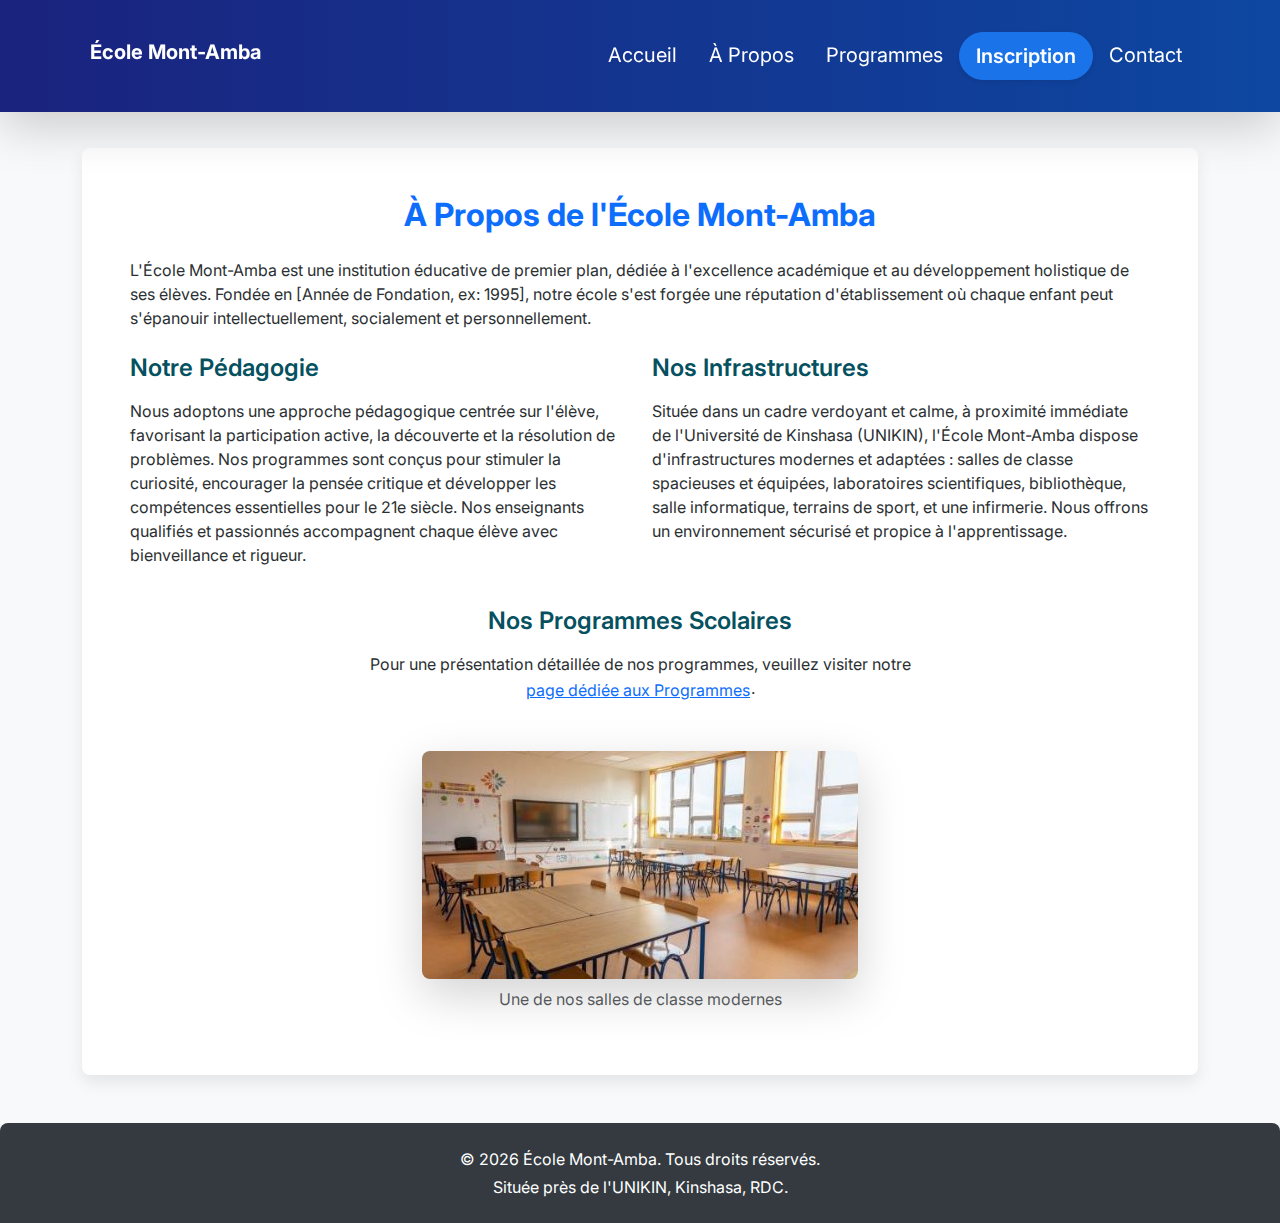
<file: About.html>
<!DOCTYPE html>
<html lang="fr">
<head>
    <meta charset="UTF-8">
    <meta name="viewport" content="width=device-width, initial-scale=1.0">
    <title>École Mont-Amba - À Propos</title>
    <!-- Chargement de Bootstrap CSS via CDN -->
    <link href="https://cdn.jsdelivr.net/npm/bootstrap@5.3.0/dist/css/bootstrap.min.css" rel="stylesheet">
    <!-- Police Inter pour une meilleure esthétique -->
    <link href="https://fonts.googleapis.com/css2?family=Inter:wght@400;600;700;800&display=swap" rel="stylesheet">
    <!-- Bootstrap Icons -->
    <link rel="stylesheet" href="https://cdn.jsdelivr.net/npm/bootstrap-icons@1.11.3/font/bootstrap-icons.min.css">
    <!-- Chargement de votre fichier CSS personnalisé -->
    <link rel="stylesheet" href="style.css">
</head>
<body>
    <!-- En-tête (Header) -->
    <header class="header-gradient text-white shadow-lg py-4 fixed-top">
        <nav class="navbar navbar-expand-md navbar-dark">
            <div class="container">
                <a href="index.html" class="navbar-brand h3 fw-bold rounded-3 p-2 text-white text-decoration-none hover-bg-dark-blue">
                    École Mont-Amba
                </a>
                <button class="navbar-toggler" type="button" data-bs-toggle="collapse" data-bs-target="#navbarNav" aria-controls="navbarNav" aria-expanded="false" aria-label="Toggle navigation">
                    <span class="navbar-toggler-icon"></span>
                </button>
                <div class="collapse navbar-collapse justify-content-end" id="navbarNav">
                    <ul class="navbar-nav">
                        <li class="nav-item">
                            <a class="nav-link text-white py-2 px-3 rounded-lg hover-bg-dark-blue fs-5" href="index.html">Accueil</a>
                        </li>
                        <li class="nav-item">
                            <a class="nav-link text-white py-2 px-3 rounded-lg hover-bg-dark-blue fs-5" href="About.html">À Propos</a>
                        </li>
                        <li class="nav-item">
                            <a class="nav-link text-white py-2 px-3 rounded-lg hover-bg-dark-blue fs-5" href="Pgrams.html">Programmes</a>
                        </li>
                        <li class="nav-item">
                            <a class="btn btn-primary-custom text-white py-2 px-3 rounded-lg fw-semibold shadow-sm fs-5" href="enrollment.html">Inscription</a>
                        </li>
                        <li class="nav-item">
                            <a class="nav-link text-white py-2 px-3 rounded-lg hover-bg-dark-blue fs-5" href="contact.html">Contact</a>
                        </li>
                    </ul>
                </div>
            </div>
        </nav>
    </header>

    <!-- Contenu principal -->
    <main class="container my-5 flex-grow-1">
        <section class="bg-white p-5 rounded-3 card-custom">
            <h1 class="h2 fw-bold text-primary mb-4 text-center">À Propos de l'École Mont-Amba</h1>
            <p class="text-secondary-emphasis mb-4">
                L'École Mont-Amba est une institution éducative de premier plan, dédiée à l'excellence
                académique et au développement holistique de ses élèves. Fondée en [Année de Fondation, ex: 1995],
                notre école s'est forgée une réputation d'établissement où chaque enfant peut s'épanouir
                intellectuellement, socialement et personnellement.
            </p>

            <div class="row g-4 mb-4">
                <div class="col-md-6">
                    <h2 class="h4 fw-semibold text-info-emphasis mb-3">Notre Pédagogie</h2>
                    <p class="text-secondary-emphasis">
                        Nous adoptons une approche pédagogique centrée sur l'élève, favorisant la participation
                        active, la découverte et la résolution de problèmes. Nos programmes sont conçus pour
                        stimuler la curiosité, encourager la pensée critique et développer les compétences
                        essentielles pour le 21e siècle. Nos enseignants qualifiés et passionnés accompagnent
                        chaque élève avec bienveillance et rigueur.
                    </p>
                </div>
                <div class="col-md-6">
                    <h2 class="h4 fw-semibold text-info-emphasis mb-3">Nos Infrastructures</h2>
                    <p class="text-secondary-emphasis">
                        Située dans un cadre verdoyant et calme, à proximité immédiate de l'Université de Kinshasa (UNIKIN),
                        l'École Mont-Amba dispose d'infrastructures modernes et adaptées :
                        salles de classe spacieuses et équipées, laboratoires scientifiques, bibliothèque,
                        salle informatique, terrains de sport, et une infirmerie.
                        Nous offrons un environnement sécurisé et propice à l'apprentissage.
                    </p>
                </div>
            </div>

            <div class="mt-4 text-center">
                <h2 class="h4 fw-semibold text-info-emphasis mb-3">Nos Programmes Scolaires</h2>
                <p class="text-secondary-emphasis mx-auto" style="max-width: 600px;">
                    Pour une présentation détaillée de nos programmes, veuillez visiter notre <a class="btn btn-link p-0 text-decoration-underline" href="Pgrams.html">page dédiée aux Programmes</a>.
                </p>
            </div>

            <div class="mt-5 text-center">
                <img
                    src="salle2.JPG"
                    alt="[Image of a modern classroom]"
                    class="img-fluid rounded-3 shadow-lg mx-auto"
                    onerror="this.onerror=null; this.src='https://placehold.co/800x450/B0E0E6/white?text=Image+de+salle+de+classe';"
                >
                <p class="text-muted mt-2">Une de nos salles de classe modernes</p>
            </div>
        </section>
    </main>

    <!-- Pied de page (Footer) -->
    <footer class="footer-custom p-4 mt-auto rounded-top-3 shadow-inner">
        <div class="container text-center text-sm">
            <p class="mb-1">&copy; <span id="current-year-about"></span> École Mont-Amba. Tous droits réservés.</p>
            <p class="mb-0">Située près de l'UNIKIN, Kinshasa, RDC.</p>
        </div>
    </footer>

    <!-- Chargement de Bootstrap JS (avec Popper.js pour les fonctionnalités comme les dropdowns, navbars) -->
    <script src="https://cdn.jsdelivr.net/npm/bootstrap@5.3.0/dist/js/bootstrap.bundle.min.js"></script>
    <script>
        document.getElementById('current-year-about').textContent = new Date().getFullYear();
    </script>
</body>
</html>
</file>
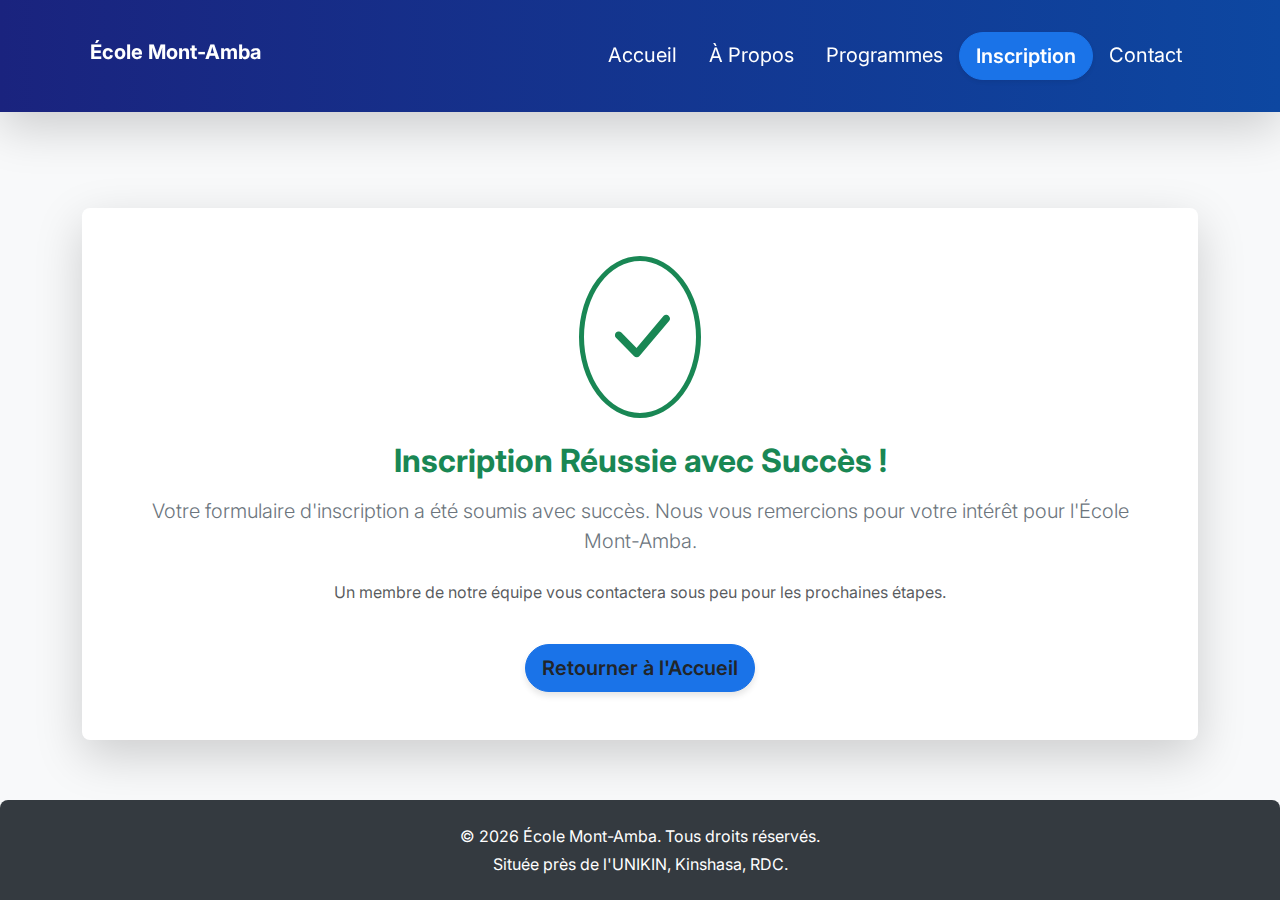
<file: confirmation.html>
<!DOCTYPE html>
<html lang="fr">
<head>
    <meta charset="UTF-8">
    <meta name="viewport" content="width=device-width, initial-scale=1.0">
    <title>École Mont-Amba - Confirmation d'Inscription</title>
    <!-- Chargement de Bootstrap CSS via CDN -->
    <link href="https://cdn.jsdelivr.net/npm/bootstrap@5.3.0/dist/css/bootstrap.min.css" rel="stylesheet">
    <!-- Police Inter pour une meilleure esthétique -->
    <link href="https://fonts.googleapis.com/css2?family=Inter:wght@400;600;700;800&display=swap" rel="stylesheet">
    <!-- Bootstrap Icons -->
    <link rel="stylesheet" href="https://cdn.jsdelivr.net/npm/bootstrap-icons@1.11.3/font/bootstrap-icons.min.css">
    <!-- Chargement de votre fichier CSS personnalisé -->
    <link rel="stylesheet" href="style.css">
</head>
<body class="d-flex flex-column min-vh-100">
    <!-- En-tête (Header) -->
    <header class="header-gradient text-white shadow-lg py-4 fixed-top">
        <nav class="navbar navbar-expand-md navbar-dark">
            <div class="container">
                <a href="index.html" class="navbar-brand h3 fw-bold rounded-3 p-2 text-white text-decoration-none hover-bg-dark-blue">
                    École Mont-Amba
                </a>
                <button class="navbar-toggler" type="button" data-bs-toggle="collapse" data-bs-target="#navbarNav" aria-controls="navbarNav" aria-expanded="false" aria-label="Toggle navigation">
                    <span class="navbar-toggler-icon"></span>
                </button>
                <div class="collapse navbar-collapse justify-content-end" id="navbarNav">
                    <ul class="navbar-nav">
                        <li class="nav-item">
                            <a class="nav-link text-white py-2 px-3 rounded-lg hover-bg-dark-blue fs-5" href="index.html">Accueil</a>
                        </li>
                        <li class="nav-item">
                            <a class="nav-link text-white py-2 px-3 rounded-lg hover-bg-dark-blue fs-5" href="about.html">À Propos</a>
                        </li>
                        <li class="nav-item">
                            <a class="nav-link text-white py-2 px-3 rounded-lg hover-bg-dark-blue fs-5" href="programs.html">Programmes</a> <!-- Lien corrigé -->
                        </li>
                        <li class="nav-item">
                            <a class="btn btn-primary-custom text-white py-2 px-3 rounded-lg fw-semibold shadow-sm fs-5" href="enrollment.html">Inscription</a>
                        </li>
                        <li class="nav-item">
                            <a class="nav-link text-white py-2 px-3 rounded-lg hover-bg-dark-blue fs-5" href="contact.html">Contact</a>
                        </li>
                    </ul>
                </div>
            </div>
        </nav>
    </header>

    <!-- Contenu principal -->
    <main class="container my-5 flex-grow-1 d-flex align-items-center justify-content-center pt-5">
        <div class="text-center bg-white p-5 rounded-3 shadow-lg card-custom">
            <div class="confirmation-icon mx-auto mb-4">
                <i class="bi bi-check-lg"></i>
            </div>
            <h1 class="h2 fw-bold text-success mb-3">Inscription Réussie avec Succès !</h1>
            <p class="lead text-secondary mb-4">
                Votre formulaire d'inscription a été soumis avec succès. Nous vous remercions pour votre intérêt pour l'École Mont-Amba.
            </p>
            <p class="text-muted">
                Un membre de notre équipe vous contactera sous peu pour les prochaines étapes.
            </p>
            <a href="index.html" class="btn btn-primary-custom btn-lg fw-semibold mt-4">
                Retourner à l'Accueil
            </a>
        </div>
    </main>

    <!-- Pied de page (Footer) -->
    <footer class="footer-custom p-4 mt-auto rounded-top-3 shadow-inner">
        <div class="container text-center text-sm">
            <p class="mb-1">&copy; <span id="current-year-confirmation"></span> École Mont-Amba. Tous droits réservés.</p>
            <p class="mb-0">Située près de l'UNIKIN, Kinshasa, RDC.</p>
        </div>
    </footer>

    <!-- Chargement de Bootstrap JS (avec Popper.js pour les fonctionnalités comme les dropdowns, navbars) -->
    <script src="https://cdn.jsdelivr.net/npm/bootstrap@5.3.0/dist/js/bootstrap.bundle.min.js"></script>
    <script>
        // Met à jour l'année courante dans le pied de page
        document.getElementById('current-year-confirmation').textContent = new Date().getFullYear();
    </script>
</body>
</html>
</file>
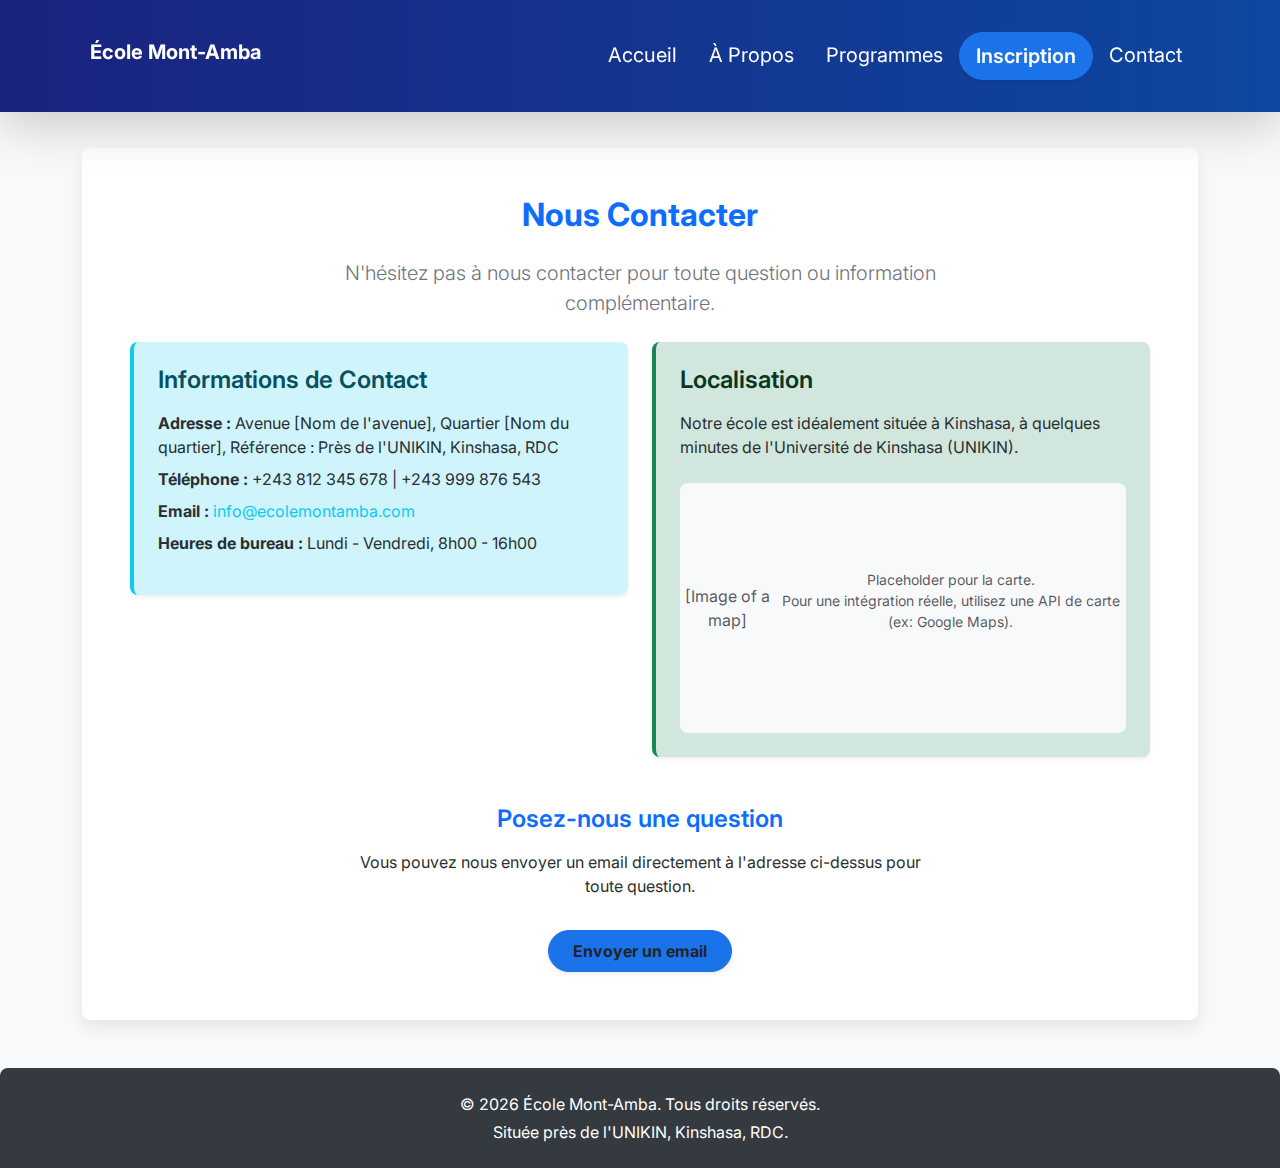
<file: contact.html>
<!DOCTYPE html>
<html lang="fr">
<head>
    <meta charset="UTF-8">
    <meta name="viewport" content="width=device-width, initial-scale=1.0">
    <title>École Mont-Amba - Contact</title>
    <!-- Chargement de Bootstrap CSS via CDN -->
    <link href="https://cdn.jsdelivr.net/npm/bootstrap@5.3.0/dist/css/bootstrap.min.css" rel="stylesheet">
    <!-- Police Inter pour une meilleure esthétique -->
    <link href="https://fonts.googleapis.com/css2?family=Inter:wght@400;600;700;800&display=swap" rel="stylesheet">
    <!-- Bootstrap Icons -->
    <link rel="stylesheet" href="https://cdn.jsdelivr.net/npm/bootstrap-icons@1.11.3/font/bootstrap-icons.min.css">
    <!-- Chargement de votre fichier CSS personnalisé -->
    <link rel="stylesheet" href="style.css">
</head>
<body>
    <!-- En-tête (Header) -->
    <header class="header-gradient text-white shadow-lg py-4 fixed-top">
        <nav class="navbar navbar-expand-md navbar-dark">
            <div class="container">
                <a href="index.html" class="navbar-brand h3 fw-bold rounded-3 p-2 text-white text-decoration-none hover-bg-dark-blue">
                    École Mont-Amba
                </a>
                <button class="navbar-toggler" type="button" data-bs-toggle="collapse" data-bs-target="#navbarNav" aria-controls="navbarNav" aria-expanded="false" aria-label="Toggle navigation">
                    <span class="navbar-toggler-icon"></span>
                </button>
                <div class="collapse navbar-collapse justify-content-end" id="navbarNav">
                    <ul class="navbar-nav">
                        <li class="nav-item">
                            <a class="nav-link text-white py-2 px-3 rounded-lg hover-bg-dark-blue fs-5" href="index.html">Accueil</a>
                        </li>
                        <li class="nav-item">
                            <a class="nav-link text-white py-2 px-3 rounded-lg hover-bg-dark-blue fs-5" href="About.html">À Propos</a>
                        </li>
                        <li class="nav-item">
                            <a class="nav-link text-white py-2 px-3 rounded-lg hover-bg-dark-blue fs-5" href="Pgrams.html">Programmes</a>
                        </li>
                        <li class="nav-item">
                            <a class="btn btn-primary-custom text-white py-2 px-3 rounded-lg fw-semibold shadow-sm fs-5" href="enrollment.html">Inscription</a>
                        </li>
                        <li class="nav-item">
                            <a class="nav-link text-white py-2 px-3 rounded-lg hover-bg-dark-blue fs-5" href="contact.html">Contact</a>
                        </li>
                    </ul>
                </div>
            </div>
        </nav>
    </header>

    <!-- Contenu principal -->
    <main class="container my-5 flex-grow-1">
        <section class="bg-white p-5 rounded-3 card-custom">
            <h1 class="h2 fw-bold text-primary mb-4 text-center">Nous Contacter</h1>
            <p class="lead text-center text-secondary mb-4 mx-auto" style="max-width: 700px;">
                N'hésitez pas à nous contacter pour toute question ou information complémentaire.
            </p>

            <div class="row g-4">
                <div class="col-md-6">
                    <div class="bg-info-subtle p-4 rounded-3 shadow-sm border-start border-4 border-info">
                        <h2 class="h4 fw-semibold text-info-emphasis mb-3">Informations de Contact</h2>
                        <p class="text-secondary-emphasis mb-2">
                            <strong>Adresse :</strong> Avenue [Nom de l'avenue], Quartier [Nom du quartier], Référence : Près de l'UNIKIN, Kinshasa, RDC
                        </p>
                        <p class="text-secondary-emphasis mb-2">
                            <strong>Téléphone :</strong> +243 812 345 678 | +243 999 876 543
                        </p>
                        <p class="text-secondary-emphasis mb-2">
                            <strong>Email :</strong> <a href="mailto:info@ecolemontamba.com" class="text-info text-decoration-none hover-underline">info@ecolemontamba.com</a>
                        </p>
                        <p class="text-secondary-emphasis">
                            <strong>Heures de bureau :</strong> Lundi - Vendredi, 8h00 - 16h00
                        </p>
                    </div>
                </div>

                <div class="col-md-6">
                    <div class="bg-success-subtle p-4 rounded-3 shadow-sm border-start border-4 border-success">
                        <h2 class="h4 fw-semibold text-success-emphasis mb-3">Localisation</h2>
                        <p class="text-secondary-emphasis mb-4">
                            Notre école est idéalement située à Kinshasa, à quelques minutes de l'Université de Kinshasa (UNIKIN).
                        </p>
                        <div class="bg-light h-250px w-100 rounded-3 d-flex align-items-center justify-content-center text-muted text-center">
                            [Image of a map]
                            <p class="small">
                                Placeholder pour la carte.<br/>
                                Pour une intégration réelle, utilisez une API de carte (ex: Google Maps).
                            </p>
                        </div>
                    </div>
                </div>
            </div>

            <div class="mt-5 text-center">
                <h2 class="h4 fw-semibold text-primary mb-3">Posez-nous une question</h2>
                <p class="text-secondary-emphasis mx-auto" style="max-width: 600px;">
                    Vous pouvez nous envoyer un email directement à l'adresse ci-dessus pour toute question.
                </p>
                <a href="mailto:info@ecolemontamba.com" class="btn btn-primary-custom fw-bold py-2 px-4 rounded-pill shadow-sm mt-3">
                    Envoyer un email
                </a>
            </div>
        </section>
    </main>

    <!-- Pied de page (Footer) -->
    <footer class="footer-custom p-4 mt-auto rounded-top-3 shadow-inner">
        <div class="container text-center text-sm">
            <p class="mb-1">&copy; <span id="current-year-contact"></span> École Mont-Amba. Tous droits réservés.</p>
            <p class="mb-0">Située près de l'UNIKIN, Kinshasa, RDC.</p>
        </div>
    </footer>

    <!-- Chargement de Bootstrap JS (avec Popper.js pour les fonctionnalités comme les dropdowns, navbars) -->
    <script src="https://cdn.jsdelivr.net/npm/bootstrap@5.3.0/dist/js/bootstrap.bundle.min.js"></script>
    <script>
        document.getElementById('current-year-contact').textContent = new Date().getFullYear();
    </script>
</body>
</html>
</file>
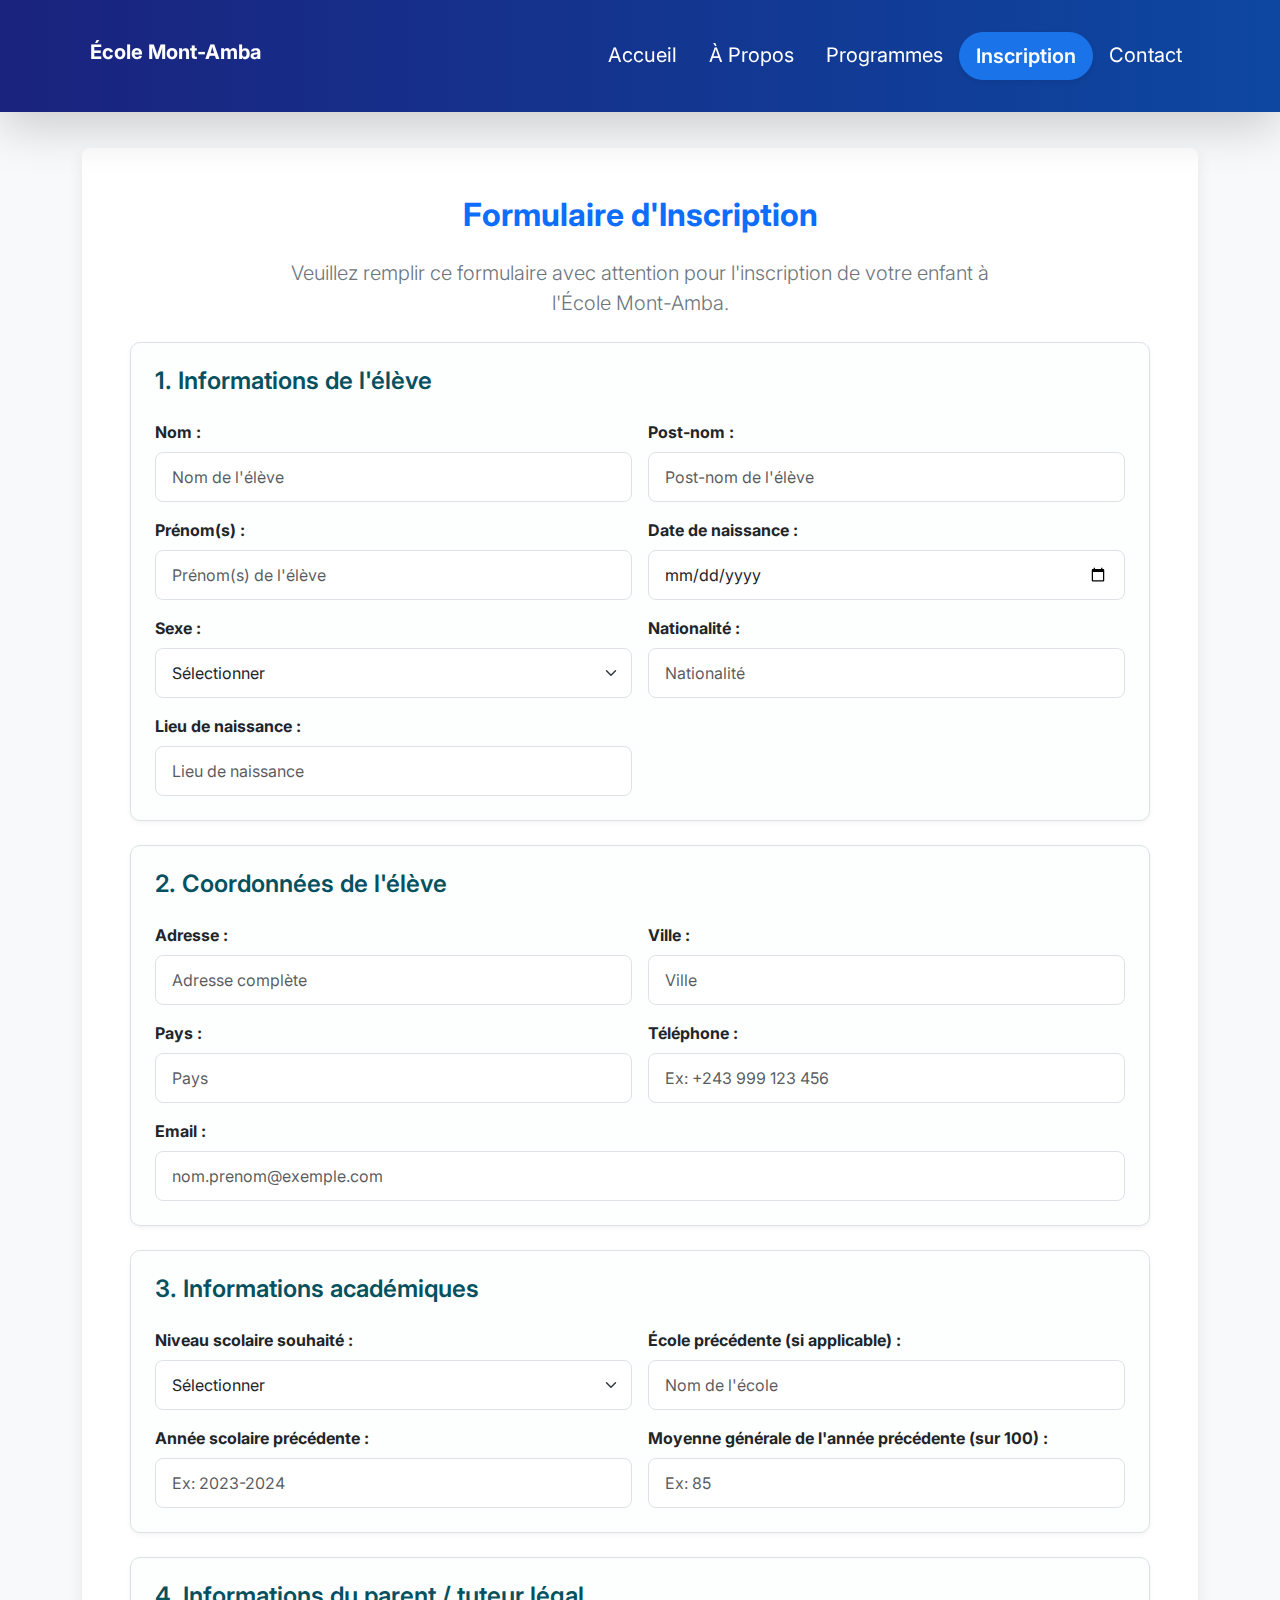
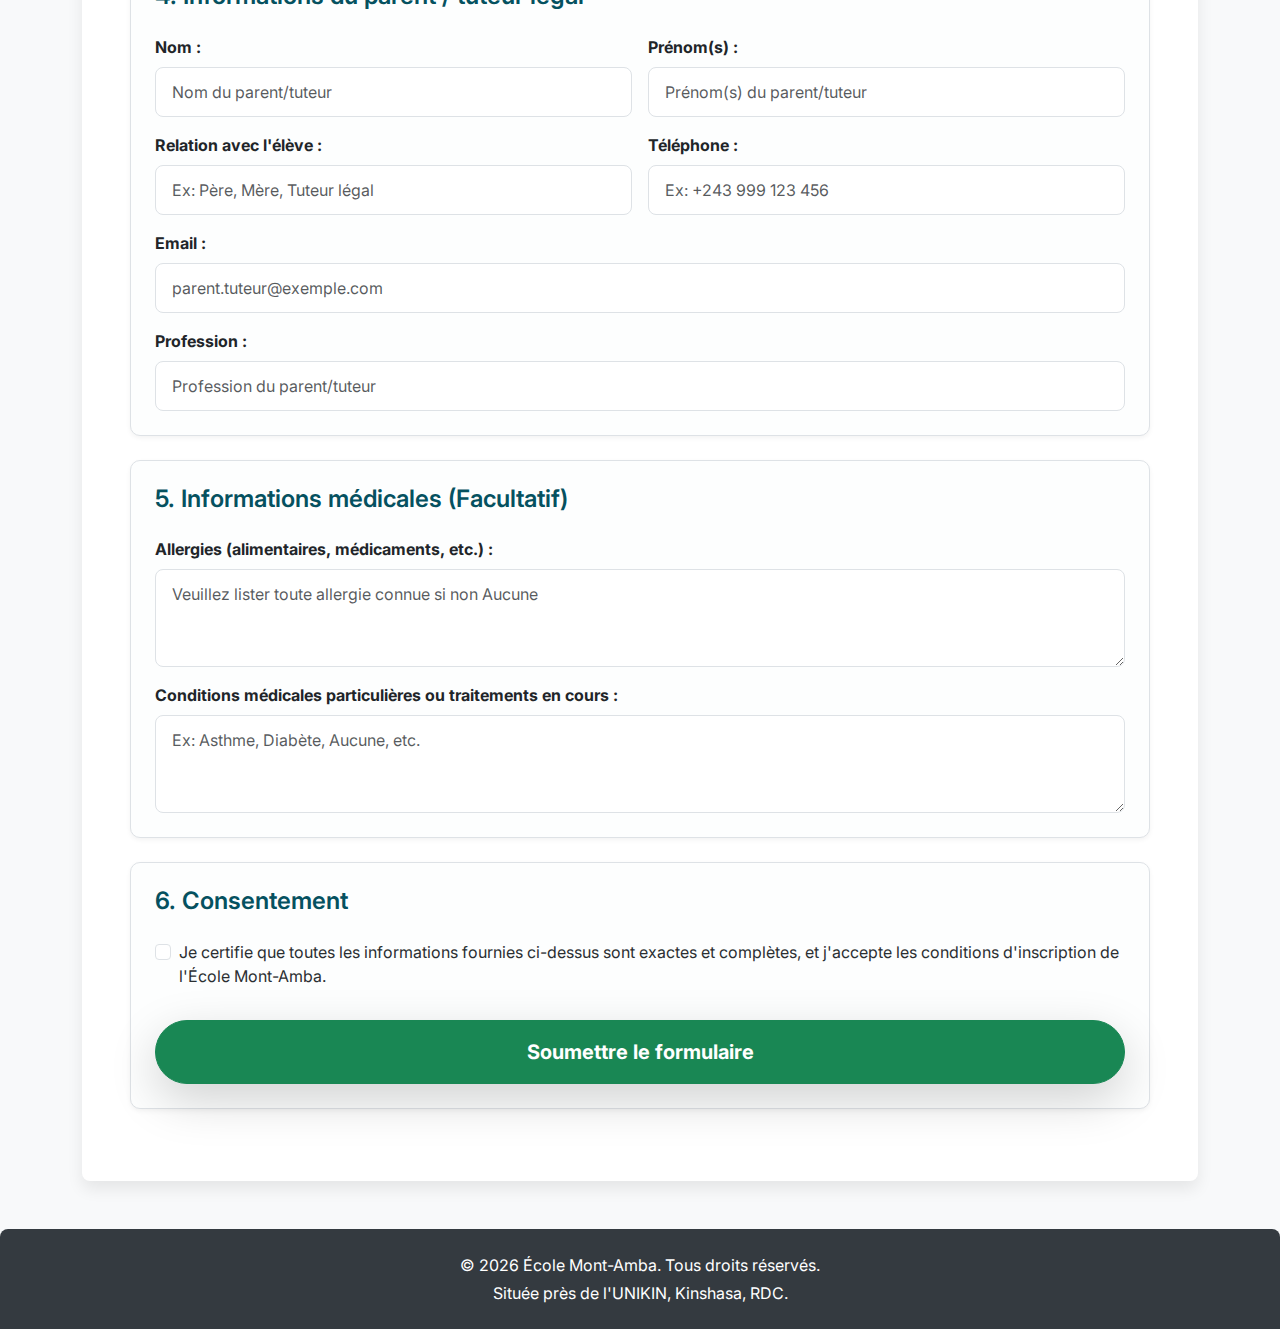
<file: enrollment.html>
<!DOCTYPE html>
<html lang="fr">
<head>
    <meta charset="UTF-8">
    <meta name="viewport" content="width=device-width, initial-scale=1.0">
    <title>École Mont-Amba - Inscription</title>
    <!-- Chargement de Bootstrap CSS via CDN -->
    <link href="https://cdn.jsdelivr.net/npm/bootstrap@5.3.0/dist/css/bootstrap.min.css" rel="stylesheet">
    <!-- Police Inter pour une meilleure esthétique -->
    <link href="https://fonts.googleapis.com/css2?family=Inter:wght@400;600;700;800&display=swap" rel="stylesheet">
    <!-- Bootstrap Icons -->
    <link rel="stylesheet" href="https://cdn.jsdelivr.net/npm/bootstrap-icons@1.11.3/font/bootstrap-icons.min.css">
    <!-- Chargement de votre fichier CSS personnalisé -->
    <link rel="stylesheet" href="style.css">
</head>
<body>
    <!-- En-tête (Header) -->
    <header class="header-gradient text-white shadow-lg py-4 fixed-top">
        <nav class="navbar navbar-expand-md navbar-dark">
            <div class="container">
                <a href="index.html" class="navbar-brand h3 fw-bold rounded-3 p-2 text-white text-decoration-none hover-bg-dark-blue">
                    École Mont-Amba
                </a>
                <button class="navbar-toggler" type="button" data-bs-toggle="collapse" data-bs-target="#navbarNav" aria-controls="navbarNav" aria-expanded="false" aria-label="Toggle navigation">
                    <span class="navbar-toggler-icon"></span>
                </button>
                <div class="collapse navbar-collapse justify-content-end" id="navbarNav">
                    <ul class="navbar-nav">
                        <li class="nav-item">
                            <a class="nav-link text-white py-2 px-3 rounded-lg hover-bg-dark-blue fs-5" href="index.html">Accueil</a>
                        </li>
                        <li class="nav-item">
                            <a class="nav-link text-white py-2 px-3 rounded-lg hover-bg-dark-blue fs-5" href="about.html">À Propos</a>
                        </li>
                        <li class="nav-item">
                            <a class="nav-link text-white py-2 px-3 rounded-lg hover-bg-dark-blue fs-5" href="programs.html">Programmes</a>
                        </li>
                        <li class="nav-item">
                            <a class="btn btn-primary-custom text-white py-2 px-3 rounded-lg fw-semibold shadow-sm fs-5" href="enrollment.html">Inscription</a>
                        </li>
                        <li class="nav-item">
                            <a class="nav-link text-white py-2 px-3 rounded-lg hover-bg-dark-blue fs-5" href="contact.html">Contact</a>
                        </li>
                    </ul>
                </div>
            </div>
        </nav>
    </header>

    <!-- Contenu principal -->
    <main class="container my-5 flex-grow-1">
        <section class="bg-white p-5 rounded-3 card-custom">
            <h1 class="h2 fw-bold text-primary mb-4 text-center">Formulaire d'Inscription</h1>
            <p class="lead text-center text-secondary mb-4 mx-auto" style="max-width: 700px;">
                Veuillez remplir ce formulaire avec attention pour l'inscription de votre enfant à l'École Mont-Amba.
            </p>

            <form id="enrollmentForm" action="#" method="post" class="space-y-4"> <!-- Action du formulaire changée à '#' car le lien gère la redirection -->
                <!-- Section 1: Informations de l'élève -->
                <div class="form-section mb-4">
                    <h2 class="h4 fw-semibold text-info-emphasis mb-4">1. Informations de l'élève</h2>
                    <div class="row g-3">
                        <div class="col-md-6">
                            <label for="nomEleve" class="form-label fw-bold">Nom :</label>
                            <input type="text" id="nomEleve" name="nomEleve" class="form-control form-control-custom" placeholder="Nom de l'élève" required>
                        </div>
                        <div class="col-md-6">
                            <label for="postNomEleve" class="form-label fw-bold">Post-nom :</label>
                            <input type="text" id="postNomEleve" name="postNomEleve" class="form-control form-control-custom" placeholder="Post-nom de l'élève">
                        </div>
                        <div class="col-md-6">
                            <label for="prenomEleve" class="form-label fw-bold">Prénom(s) :</label>
                            <input type="text" id="prenomEleve" name="prenomEleve" class="form-control form-control-custom" placeholder="Prénom(s) de l'élève" required>
                        </div>
                        <div class="col-md-6">
                            <label for="dateNaissance" class="form-label fw-bold">Date de naissance :</label>
                            <input type="date" id="dateNaissance" name="dateNaissance" class="form-control form-control-custom" required>
                        </div>
                        <div class="col-md-6">
                            <label for="sexe" class="form-label fw-bold">Sexe :</label>
                            <select id="sexe" name="sexe" class="form-select form-select-custom" required>
                                <option value="">Sélectionner</option>
                                <option value="Masculin">Masculin</option>
                                <option value="Féminin">Féminin</option>
                            </select>
                        </div>
                        <div class="col-md-6">
                            <label for="nationalite" class="form-label fw-bold">Nationalité :</label>
                            <input type="text" id="nationalite" name="nationalite" class="form-control form-control-custom" placeholder="Nationalité" required>
                        </div>
                        <div class="col-md-6">
                            <label for="lieuNaissance" class="form-label fw-bold">Lieu de naissance :</label>
                            <input type="text" id="lieuNaissance" name="lieuNaissance" class="form-control form-control-custom" placeholder="Lieu de naissance" required>
                        </div>
                    </div>
                </div>

                <!-- Section 2: Coordonnées -->
                <div class="form-section mb-4">
                    <h2 class="h4 fw-semibold text-info-emphasis mb-4">2. Coordonnées de l'élève</h2>
                    <div class="row g-3">
                        <div class="col-md-6">
                            <label for="adresse" class="form-label fw-bold">Adresse :</label>
                            <input type="text" id="adresse" name="adresse" class="form-control form-control-custom" placeholder="Adresse complète" required>
                        </div>
                        <div class="col-md-6">
                            <label for="ville" class="form-label fw-bold">Ville :</label>
                            <input type="text" id="ville" name="ville" class="form-control form-control-custom" placeholder="Ville" required>
                        </div>
                        <div class="col-md-6">
                            <label for="pays" class="form-label fw-bold">Pays :</label>
                            <input type="text" id="pays" name="pays" class="form-control form-control-custom" placeholder="Pays" required>
                        </div>
                        <div class="col-md-6">
                            <label for="telephoneEleve" class="form-label fw-bold">Téléphone :</label>
                            <input type="tel" id="telephoneEleve" name="telephoneEleve" class="form-control form-control-custom" placeholder="Ex: +243 999 123 456">
                        </div>
                        <div class="col-md-12">
                            <label for="emailEleve" class="form-label fw-bold">Email :</label>
                            <input type="email" id="emailEleve" name="emailEleve" class="form-control form-control-custom" placeholder="nom.prenom@exemple.com">
                        </div>
                    </div>
                </div>

                <!-- Section 3: Informations académiques -->
                <div class="form-section mb-4">
                    <h2 class="h4 fw-semibold text-info-emphasis mb-4">3. Informations académiques</h2>
                    <div class="row g-3">
                        <div class="col-md-6">
                            <label for="niveauSouhaite" class="form-label fw-bold">Niveau scolaire souhaité :</label>
                            <select id="niveauSouhaite" name="niveauSouhaite" class="form-select form-select-custom" required>
                                <option value="">Sélectionner</option>
                                <optgroup label="Maternelle">
                                    <option value="Maternelle - Petite Section">Petite Section</option>
                                    <option value="Maternelle - Moyenne Section">Moyenne Section</option>
                                    <option value="Maternelle - Grande Section">Grande Section</option>
                                </optgroup>
                                <optgroup label="Primaire">
                                    <option value="Primaire - CP1">CP1 (1ère Année)</option>
                                    <option value="Primaire - CP2">CP2 (2ème Année)</option>
                                    <option value="Primaire - CE1">CE1 (3ème Année)</option>
                                    <option value="Primaire - CE2">CE2 (4ème Année)</option>
                                    <option value="Primaire - CM1">CM1 (5ème Année)</option>
                                    <option value="Primaire - CM2">CM2 (6ème Année)</option>
                                </optgroup>
                                <optgroup label="Secondaire">
                                    <option value="Secondaire - 1ère Année">1ère Année Secondaire (7ème)</option>
                                    <option value="Secondaire - 2ème Année">2ème Année Secondaire (8ème)</option>
                                    <option value="Secondaire - 3ème Année">3ème Année Secondaire (Tronc Commun)</option>
                                    <option value="Secondaire - 4ème Année">4ème Année Secondaire (Option)</option>
                                    <option value="Secondaire - 5ème Année">5ème Année Secondaire (Option)</option>
                                    <option value="Secondaire - 6ème Année">6ème Année Secondaire (Option)</option>
                                </optgroup>
                            </select>
                        </div>
                        <div class="col-md-6">
                            <label for="ecolePrecedente" class="form-label fw-bold">École précédente (si applicable) :</label>
                            <input type="text" id="ecolePrecedente" name="ecolePrecedente" class="form-control form-control-custom" placeholder="Nom de l'école" required>
                        </div>
                        <div class="col-md-6">
                            <label for="anneeScolairePrecedente" class="form-label fw-bold">Année scolaire précédente :</label>
                            <input type="text" id="anneeScolairePrecedente" name="anneeScolairePrecedente" class="form-control form-control-custom" placeholder="Ex: 2023-2024" required>
                        </div>
                        <div class="col-md-6">
                            <label for="moyennePrecedente" class="form-label fw-bold">Moyenne générale de l'année précédente (sur 100) :</label>
                            <input type="number" id="moyennePrecedente" name="moyennePrecedente" class="form-control form-control-custom" placeholder="Ex: 85" min="0" max="100" required>
                        </div>
                    </div>
                </div>

                <!-- Section 4: Informations du parent/tuteur -->
                <div class="form-section mb-4">
                    <h2 class="h4 fw-semibold text-info-emphasis mb-4">4. Informations du parent / tuteur légal</h2>
                    <div class="row g-3">
                        <div class="col-md-6">
                            <label for="nomParent" class="form-label fw-bold">Nom :</label>
                            <input type="text" id="nomParent" name="nomParent" class="form-control form-control-custom" placeholder="Nom du parent/tuteur" required>
                        </div>
                        <div class="col-md-6">
                            <label for="prenomParent" class="form-label fw-bold">Prénom(s) :</label>
                            <input type="text" id="prenomParent" name="prenomParent" class="form-control form-control-custom" placeholder="Prénom(s) du parent/tuteur" required>
                        </div>
                        <div class="col-md-6">
                            <label for="relationParent" class="form-label fw-bold">Relation avec l'élève :</label>
                            <input type="text" id="relationParent" name="relationParent" class="form-control form-control-custom" placeholder="Ex: Père, Mère, Tuteur légal" required>
                        </div>
                        <div class="col-md-6">
                            <label for="telephoneParent" class="form-label fw-bold">Téléphone :</label>
                            <input type="tel" id="telephoneParent" name="telephoneParent" class="form-control form-control-custom" placeholder="Ex: +243 999 123 456" required>
                        </div>
                        <div class="col-md-12">
                            <label for="emailParent" class="form-label fw-bold">Email :</label>
                            <input type="email" id="emailParent" name="emailParent" class="form-control form-control-custom" placeholder="parent.tuteur@exemple.com" required>
                        </div>
                        <div class="col-md-12">
                            <label for="professionParent" class="form-label fw-bold">Profession :</label>
                            <input type="text" id="professionParent" name="professionParent" class="form-control form-control-custom" placeholder="Profession du parent/tuteur">
                        </div>
                    </div>
                </div>

                <!-- Section 5: Informations médicales (optionnel mais utile) -->
                <div class="form-section mb-4">
                    <h2 class="h4 fw-semibold text-info-emphasis mb-4">5. Informations médicales (Facultatif)</h2>
                    <div class="row g-3">
                        <div class="col-md-12">
                            <label for="allergies" class="form-label fw-bold">Allergies (alimentaires, médicaments, etc.) :</label>
                            <textarea id="allergies" name="allergies" rows="3" class="form-control form-control-custom" placeholder="Veuillez lister toute allergie connue si non Aucune"></textarea>
                        </div>
                        <div class="col-md-12">
                            <label for="conditionsMedicales" class="form-label fw-bold">Conditions médicales particulières ou traitements en cours :</label>
                            <textarea id="conditionsMedicales" name="conditionsMedicales" rows="3" class="form-control form-control-custom" placeholder="Ex: Asthme, Diabète, Aucune, etc."></textarea>
                        </div>
                    </div>
                </div>

                <!-- Section 6: Consentement et Soumission -->
                <div class="form-section mb-4">
                    <h2 class="h4 fw-semibold text-info-emphasis mb-4">6. Consentement</h2>
                    <div class="form-check mb-3">
                        <input type="checkbox" id="consentement" name="consentement" class="form-check-input" required>
                        <label for="consentement" class="form-check-label text-secondary-emphasis">
                            Je certifie que toutes les informations fournies ci-dessus sont exactes et complètes,
                            et j'accepte les conditions d'inscription de l'École Mont-Amba.
                        </label>
                    </div>

                    <!-- Le bouton est maintenant un lien <a> stylisé comme un bouton -->
                    <a href="confirmation.html" class="btn btn-success btn-lg w-100 fw-bold px-4 py-3 rounded-pill shadow-lg mt-3 text-white text-decoration-none d-inline-block">
                        Soumettre le formulaire
                    </a>
                </div>
            </form>
        </section>
    </main>

    <!-- Pied de page (Footer) -->
    <footer class="footer-custom p-4 mt-auto rounded-top-3 shadow-inner">
        <div class="container text-center text-sm">
            <p class="mb-1">&copy; <span id="current-year-enrollment"></span> École Mont-Amba. Tous droits réservés.</p>
            <p class="mb-0">Située près de l'UNIKIN, Kinshasa, RDC.</p>
        </div>
    </footer>

    <!-- Chargement de Bootstrap JS (avec Popper.js pour les fonctionnalités comme les dropdowns, navbars) -->
    <script src="https://cdn.jsdelivr.net/npm/bootstrap@5.3.0/dist/js/bootstrap.bundle.min.js"></script>
    <script>
        document.getElementById('current-year-enrollment').textContent = new Date().getFullYear();
    </script>
</body>
</html>
</file>
<file: style.css>
/* Styles personnalisés pour l'École Mont-Amba */

/* Styles généraux du corps */
body {
    font-family: 'Inter', sans-serif;
    background-color: #f8f9fa; /* Gris très clair pour le fond */
    display: flex;
    flex-direction: column;
    min-height: 100vh;
    padding-top: 100px; /* Espace pour la barre de navigation fixe */
}

/* En-tête */
.header-gradient {
    background: linear-gradient(to right, #1a237e, #0d47a1); /* Bleu foncé et bleu marine */
}

/* Boutons personnalisés */
.btn-primary-custom {
    background-color: #1a73e8; /* Bleu Google */
    border-color: #1a73e8;
    transition: all 0.3s ease;
    box-shadow: 0 4px 6px rgba(0, 0, 0, 0.1);
    border-radius: 50px; /* Boutons plus arrondis */
}
.btn-primary-custom:hover {
    background-color: #0e60cb;
    border-color: #0e60cb;
    transform: scale(1.05);
}

.btn-secondary-custom {
    background-color: #e0e0e0; /* Gris clair */
    border-color: #e0e0e0;
    color: #333;
    transition: all 0.3s ease;
    box-shadow: 0 4px 6px rgba(0, 0, 0, 0.1);
    border-radius: 50px; /* Boutons plus arrondis */
}
.btn-secondary-custom:hover {
    background-color: #d0d0d0;
    border-color: #d0d0d0;
    transform: scale(1.05);
}

/* Cartes et sections de contenu */
.card-custom {
    border-radius: 15px; /* Coins arrondis pour les sections */
    box-shadow: 0 0.5rem 1rem rgba(0, 0, 0, 0.08); /* Ombre plus douce */
}

/* Sections de formulaire */
.form-section {
    border: 1px solid #dee2e6;
    border-radius: 10px;
    padding: 1.5rem;
    background-color: #fdfefe;
    box-shadow: 0 2px 5px rgba(0,0,0,0.05);
}

/* Champs de formulaire personnalisés */
.form-control-custom, .form-select-custom {
    border-radius: 8px; /* Coins arrondis pour les champs de formulaire */
    padding: 0.75rem 1rem;
}
.form-control-custom:focus, .form-select-custom:focus {
    border-color: #1a73e8;
    box-shadow: 0 0 0 0.25rem rgba(26, 115, 232, 0.25);
}

/* Pied de page */
.footer-custom {
    background-color: #343a40; /* Gris foncé */
    color: white;
    border-top-left-radius: 15px;
    border-top-right-radius: 15px;
    margin-top: auto; /* Pousse le footer vers le bas */
}

/* Utilitaires pour hover (pour les boutons de navigation) */
.hover-bg-dark-blue:hover {
    background-color: rgba(255, 255, 255, 0.15); /* Légèrement transparent blanc */
    border-radius: 0.5rem;
}

/* La classe .cursor-pointer n'a d'effet que visuel sans JS */
.cursor-pointer {
    cursor: pointer;
}

/* Hauteurs fixes pour les placeholders d'images/cartes */
.h-250px {
    height: 250px;
}

/* Styles spécifiques pour la page de confirmation */
.confirmation-icon {
    font-size: 5rem; /* Grande taille pour l'icône */
    color: var(--bs-success); /* Couleur verte de Bootstrap */
    border: 5px solid var(--bs-success); /* Cercle vert autour de l'icône */
    border-radius: 50%; /* Rendre le cercle parfait */
    padding: 1rem;
    display: inline-flex; /* Pour centrer le contenu et appliquer le padding */
    align-items: center;
    justify-content: center;
}
</file>
